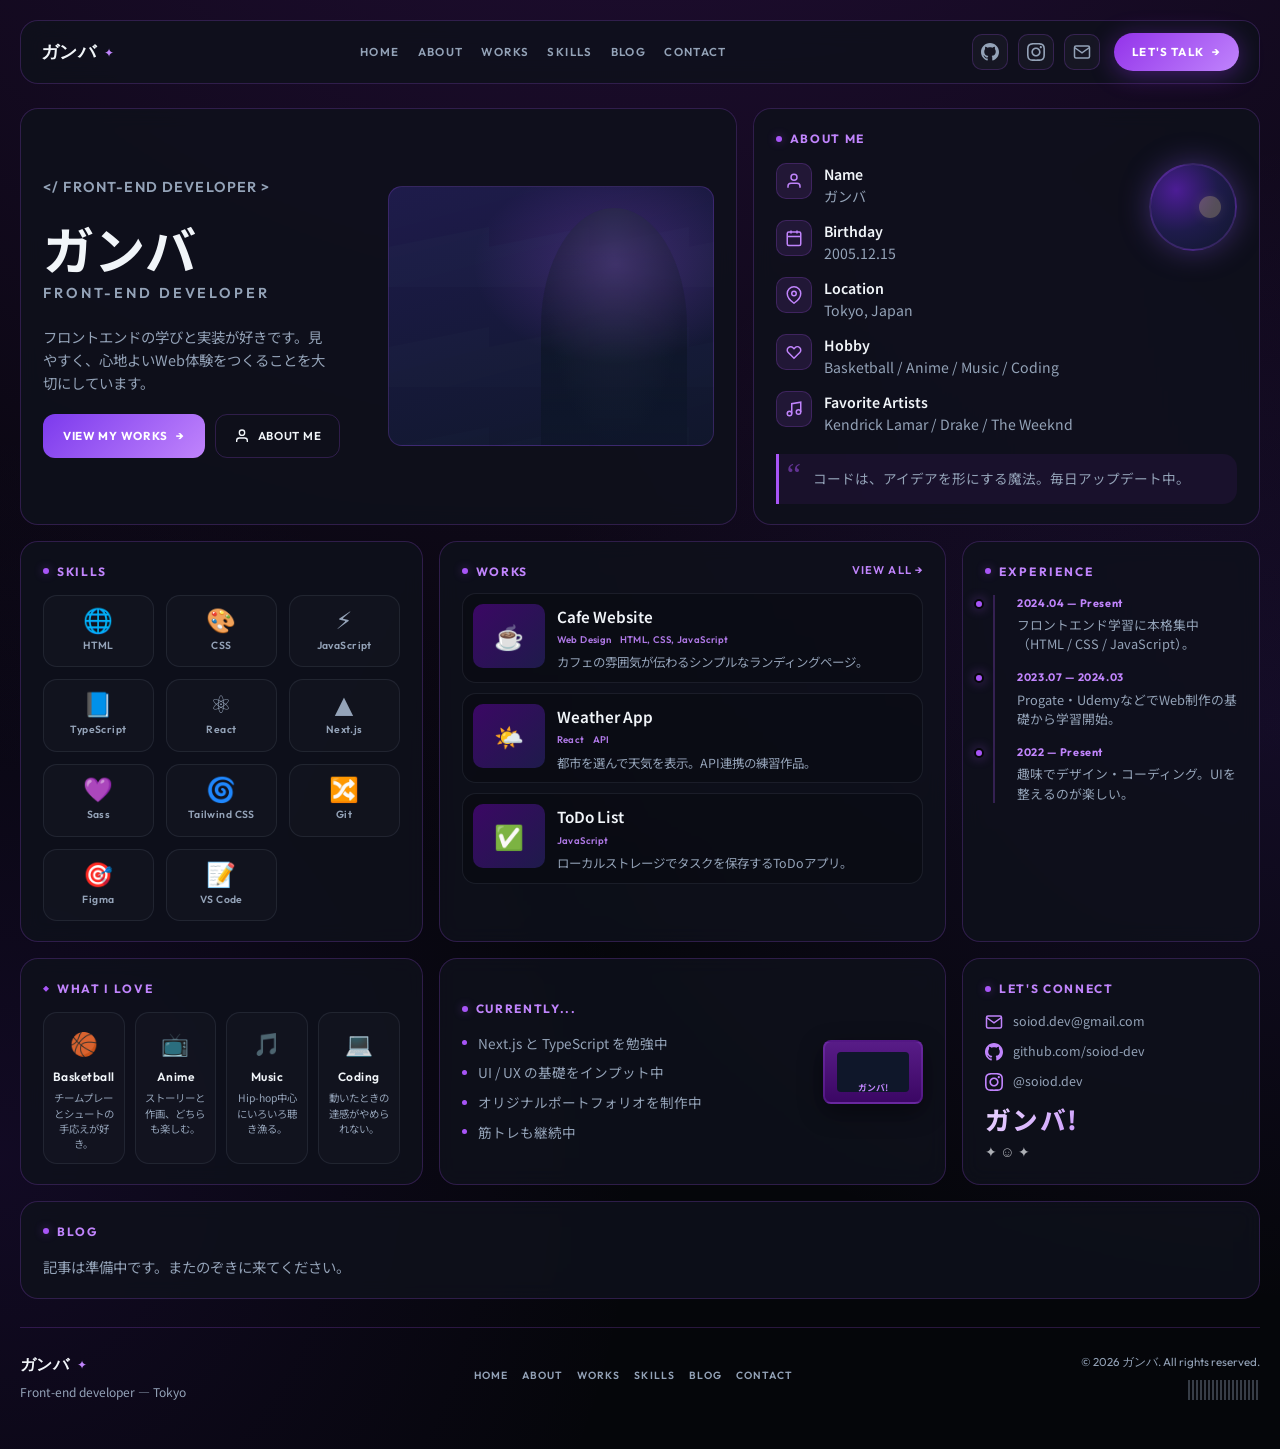
<file: index.html>
<!DOCTYPE html>
<html lang="ja">
<head>
  <meta charset="UTF-8" />
  <meta name="viewport" content="width=device-width, initial-scale=1.0" />
  <meta name="description" content="ガンバ — Front-end developer portfolio" />
  <title>ガンバ | Front-End Developer</title>
  <link rel="preconnect" href="https://fonts.googleapis.com" />
  <link rel="preconnect" href="https://fonts.gstatic.com" crossorigin />
  <link href="https://fonts.googleapis.com/css2?family=Noto+Sans+JP:wght@400;500;600;700&family=Outfit:wght@400;500;600;700&display=swap" rel="stylesheet" />
  <style>
    :root {
      --bg-deep: #05060a;
      --bg-card: rgba(15, 17, 28, 0.85);
      --border: rgba(168, 85, 247, 0.22);
      --text: #f1f5f9;
      --muted: #94a3b8;
      --accent: #c084fc;
      --accent-strong: #a855f7;
      --accent-dim: rgba(168, 85, 247, 0.12);
      --glow: rgba(168, 85, 247, 0.45);
      --radius: 14px;
      --radius-lg: 18px;
      --font-en: "Outfit", system-ui, sans-serif;
      --font-jp: "Noto Sans JP", "Outfit", sans-serif;
    }

    *,
    *::before,
    *::after {
      box-sizing: border-box;
      margin: 0;
      padding: 0;
    }

    html {
      scroll-behavior: smooth;
    }

    body {
      min-height: 100vh;
      background: var(--bg-deep);
      background-image:
        radial-gradient(ellipse 120% 80% at 50% -20%, rgba(88, 28, 135, 0.35), transparent),
        radial-gradient(ellipse 60% 40% at 100% 50%, rgba(124, 58, 237, 0.12), transparent),
        radial-gradient(ellipse 50% 50% at 0% 80%, rgba(91, 33, 182, 0.15), transparent);
      color: var(--text);
      font-family: var(--font-jp);
      font-size: 15px;
      line-height: 1.6;
      -webkit-font-smoothing: antialiased;
    }

    a {
      color: inherit;
      text-decoration: none;
    }

    .wrap {
      max-width: 1280px;
      margin: 0 auto;
      padding: 20px 20px 48px;
    }

    /* Nav */
    .nav {
      display: flex;
      align-items: center;
      justify-content: space-between;
      gap: 16px;
      flex-wrap: wrap;
      padding: 12px 20px;
      margin-bottom: 24px;
      border: 1px solid var(--border);
      border-radius: var(--radius-lg);
      background: var(--bg-card);
      backdrop-filter: blur(12px);
    }

    .logo {
      display: flex;
      align-items: center;
      gap: 8px;
      font-family: var(--font-en);
      font-weight: 700;
      font-size: 1.15rem;
      letter-spacing: 0.02em;
    }

    .logo-star {
      color: var(--accent);
      font-size: 0.75rem;
    }

    .nav-links {
      display: flex;
      flex-wrap: wrap;
      gap: 6px 18px;
      justify-content: center;
      list-style: none;
      font-family: var(--font-en);
      font-size: 0.72rem;
      font-weight: 600;
      letter-spacing: 0.12em;
    }

    .nav-links a {
      color: var(--muted);
      transition: color 0.2s;
    }

    .nav-links a:hover {
      color: var(--accent);
    }

    .nav-right {
      display: flex;
      align-items: center;
      gap: 14px;
    }

    .social-row {
      display: flex;
      gap: 10px;
    }

    .icon-btn {
      display: grid;
      place-items: center;
      width: 36px;
      height: 36px;
      border-radius: 10px;
      border: 1px solid var(--border);
      background: rgba(255, 255, 255, 0.03);
      color: var(--muted);
      transition: color 0.2s, border-color 0.2s, box-shadow 0.2s;
    }

    .icon-btn:hover {
      color: var(--accent);
      border-color: rgba(168, 85, 247, 0.45);
      box-shadow: 0 0 20px var(--accent-dim);
    }

    .icon-btn svg {
      width: 18px;
      height: 18px;
    }

    .btn-cta {
      display: inline-flex;
      align-items: center;
      gap: 8px;
      padding: 10px 18px;
      border-radius: 999px;
      font-family: var(--font-en);
      font-size: 0.72rem;
      font-weight: 700;
      letter-spacing: 0.1em;
      background: linear-gradient(135deg, #9333ea, #c084fc);
      color: #fff;
      border: none;
      cursor: pointer;
      box-shadow: 0 4px 24px rgba(147, 51, 234, 0.4);
      transition: transform 0.15s, box-shadow 0.2s;
    }

    .btn-cta:hover {
      transform: translateY(-1px);
      box-shadow: 0 6px 28px rgba(147, 51, 234, 0.5);
    }

    /* Bento grid */
    .bento {
      display: grid;
      gap: 16px;
      grid-template-columns: repeat(12, 1fr);
      grid-auto-rows: minmax(72px, auto);
    }

    .card {
      border: 1px solid var(--border);
      border-radius: var(--radius-lg);
      background: var(--bg-card);
      backdrop-filter: blur(10px);
      padding: 20px 22px;
      position: relative;
      overflow: hidden;
    }

    .card::before {
      content: "";
      position: absolute;
      inset: -1px;
      border-radius: inherit;
      pointer-events: none;
      opacity: 0;
      transition: opacity 0.25s;
      background: radial-gradient(600px circle at var(--mx, 50%) var(--my, 50%), rgba(168, 85, 247, 0.08), transparent 40%);
    }

    .card:hover::before {
      opacity: 1;
    }

    .section-title {
      display: flex;
      align-items: center;
      gap: 8px;
      font-family: var(--font-en);
      font-size: 0.75rem;
      font-weight: 700;
      letter-spacing: 0.14em;
      color: var(--accent);
      margin-bottom: 14px;
    }

    .section-title .dot {
      width: 6px;
      height: 6px;
      border-radius: 50%;
      background: var(--accent-strong);
      box-shadow: 0 0 10px var(--glow);
    }

    /* Hero */
    .hero {
      grid-column: span 7;
      grid-row: span 4;
      display: grid;
      grid-template-columns: 1fr 1fr;
      gap: 20px;
      align-items: center;
      min-height: 320px;
    }

    .hero-tag {
      display: inline-block;
      font-family: var(--font-en);
      font-size: 0.7rem;
      font-weight: 600;
      letter-spacing: 0.08em;
      color: var(--accent);
      margin-bottom: 10px;
    }

    .hero h1 {
      font-size: clamp(2.2rem, 4vw, 3.2rem);
      font-weight: 700;
      line-height: 1.1;
      margin-bottom: 6px;
    }

    .hero-sub {
      font-family: var(--font-en);
      font-size: 0.85rem;
      font-weight: 600;
      letter-spacing: 0.2em;
      color: var(--muted);
      margin-bottom: 14px;
    }

    .hero p {
      color: var(--muted);
      font-size: 0.9rem;
      margin-bottom: 20px;
      max-width: 36ch;
    }

    .hero-actions {
      display: flex;
      flex-wrap: wrap;
      gap: 10px;
    }

    .btn-primary {
      display: inline-flex;
      align-items: center;
      gap: 8px;
      padding: 12px 20px;
      border-radius: 12px;
      font-family: var(--font-en);
      font-size: 0.72rem;
      font-weight: 700;
      letter-spacing: 0.06em;
      background: linear-gradient(135deg, #7c3aed, #c084fc);
      color: #fff;
      border: none;
      cursor: pointer;
      transition: transform 0.15s;
    }

    .btn-primary:hover {
      transform: translateY(-1px);
    }

    .btn-outline {
      display: inline-flex;
      align-items: center;
      gap: 8px;
      padding: 12px 18px;
      border-radius: 12px;
      font-family: var(--font-en);
      font-size: 0.72rem;
      font-weight: 600;
      letter-spacing: 0.06em;
      border: 1px solid var(--border);
      background: transparent;
      color: var(--text);
      cursor: pointer;
      transition: border-color 0.2s, color 0.2s;
    }

    .btn-outline:hover {
      border-color: var(--accent-strong);
      color: var(--accent);
    }

    .hero-visual {
      position: relative;
      border-radius: var(--radius);
      min-height: 260px;
      background:
        linear-gradient(165deg, rgba(30, 27, 75, 0.9) 0%, rgba(15, 23, 42, 0.95) 100%),
        url("data:image/svg+xml,%3Csvg xmlns='http://www.w3.org/2000/svg' width='100' height='100' viewBox='0 0 100 100'%3E%3Crect fill='%231e1b4b' width='100' height='100'/%3E%3Cpath fill='%23334169' d='M0 60 L100 40 L100 100 L0 100 Z'/%3E%3C/svg%3E");
      border: 1px solid var(--border);
      overflow: hidden;
    }

    .hero-visual::after {
      content: "";
      position: absolute;
      inset: 0;
      background: radial-gradient(ellipse 80% 70% at 70% 30%, rgba(168, 85, 247, 0.25), transparent 55%);
      pointer-events: none;
    }

    .hero-silhouette {
      position: absolute;
      bottom: 0;
      right: 8%;
      width: 45%;
      max-width: 180px;
      height: 92%;
      background: linear-gradient(180deg, transparent 15%, rgba(15, 23, 42, 0.3) 100%),
        radial-gradient(ellipse at 50% 20%, #1e293b 0%, #0f172a 70%);
      border-radius: 50% 50% 0 0;
      opacity: 0.85;
    }

    /* About */
    .about {
      grid-column: span 5;
      grid-row: span 4;
    }

    .about-inner {
      display: grid;
      grid-template-columns: 1fr auto;
      gap: 16px;
      align-items: start;
    }

    .about-list {
      list-style: none;
      display: flex;
      flex-direction: column;
      gap: 12px;
    }

    .about-list li {
      display: flex;
      gap: 12px;
      align-items: flex-start;
      font-size: 0.88rem;
      color: var(--muted);
    }

    .about-list strong {
      color: var(--text);
      font-weight: 600;
    }

    .about-icon {
      flex-shrink: 0;
      width: 36px;
      height: 36px;
      border-radius: 10px;
      background: var(--accent-dim);
      border: 1px solid var(--border);
      display: grid;
      place-items: center;
      color: var(--accent);
    }

    .about-icon svg {
      width: 18px;
      height: 18px;
    }

    .about-moon {
      position: relative;
      width: 88px;
      height: 88px;
      border-radius: 50%;
      background: radial-gradient(circle at 30% 30%, #4c1d95, #1e1b4b 50%, #0f172a);
      border: 2px solid var(--border);
      box-shadow: 0 0 30px rgba(139, 92, 246, 0.35);
      flex-shrink: 0;
    }

    .about-moon::after {
      content: "";
      position: absolute;
      width: 22px;
      height: 22px;
      border-radius: 50%;
      background: #fde68a;
      opacity: 0.25;
      right: 14px;
      top: 50%;
      transform: translateY(-50%);
      box-shadow: 0 0 12px rgba(253, 230, 138, 0.4);
    }

    blockquote.quote {
      margin-top: 18px;
      padding: 14px 16px 14px 20px;
      border-left: 3px solid var(--accent-strong);
      background: rgba(88, 28, 135, 0.15);
      border-radius: 0 var(--radius) var(--radius) 0;
      font-size: 0.85rem;
      color: var(--muted);
      position: relative;
    }

    blockquote.quote::before {
      content: "“";
      position: absolute;
      left: 8px;
      top: 4px;
      font-size: 2rem;
      font-family: Georgia, serif;
      color: var(--accent-strong);
      opacity: 0.5;
      line-height: 1;
    }

    blockquote.quote p {
      padding-left: 14px;
    }

    /* Skills */
    .skills {
      grid-column: span 4;
      grid-row: span 3;
    }

    .skill-grid {
      display: grid;
      grid-template-columns: repeat(3, 1fr);
      gap: 12px;
    }

    .skill-item {
      display: flex;
      flex-direction: column;
      align-items: center;
      gap: 6px;
      padding: 12px 8px;
      border-radius: var(--radius);
      background: rgba(255, 255, 255, 0.02);
      border: 1px solid rgba(148, 163, 184, 0.12);
      font-family: var(--font-en);
      font-size: 0.65rem;
      font-weight: 600;
      letter-spacing: 0.04em;
      color: var(--muted);
      transition: border-color 0.2s, color 0.2s;
    }

    .skill-item:hover {
      border-color: var(--border);
      color: var(--text);
    }

    .skill-item .emoji {
      font-size: 1.5rem;
      line-height: 1;
    }

    /* Works */
    .works {
      grid-column: span 5;
      grid-row: span 3;
    }

    .works-head {
      display: flex;
      justify-content: space-between;
      align-items: center;
      margin-bottom: 12px;
    }

    .works-head .section-title {
      margin-bottom: 0;
    }

    .link-all {
      font-family: var(--font-en);
      font-size: 0.7rem;
      font-weight: 600;
      letter-spacing: 0.1em;
      color: var(--accent);
    }

    .link-all:hover {
      text-decoration: underline;
    }

    .work-cards {
      display: flex;
      flex-direction: column;
      gap: 10px;
    }

    .work-card {
      display: grid;
      grid-template-columns: 72px 1fr;
      gap: 12px;
      padding: 10px;
      border-radius: var(--radius);
      border: 1px solid rgba(148, 163, 184, 0.12);
      background: rgba(0, 0, 0, 0.2);
      transition: border-color 0.2s;
    }

    .work-card:hover {
      border-color: var(--border);
    }

    .work-thumb {
      border-radius: 10px;
      height: 64px;
      background: linear-gradient(135deg, #3b0764, #1e1b4b);
      display: grid;
      place-items: center;
      font-size: 1.5rem;
    }

    .work-card h3 {
      font-size: 0.95rem;
      font-weight: 600;
      margin-bottom: 4px;
    }

    .work-tags {
      display: flex;
      flex-wrap: wrap;
      gap: 4px 8px;
      margin-bottom: 6px;
    }

    .work-tags span {
      font-family: var(--font-en);
      font-size: 0.6rem;
      font-weight: 600;
      letter-spacing: 0.04em;
      color: var(--accent);
      opacity: 0.9;
    }

    .work-card p {
      font-size: 0.78rem;
      color: var(--muted);
      line-height: 1.5;
    }

    /* Experience */
    .experience {
      grid-column: span 3;
      grid-row: span 3;
    }

    .experience .section-title {
      letter-spacing: 0.18em;
    }

    .timeline {
      list-style: none;
      padding-left: 4px;
      border-left: 2px solid rgba(168, 85, 247, 0.25);
      margin-left: 8px;
    }

    .timeline li {
      position: relative;
      padding-left: 18px;
      margin-bottom: 16px;
    }

    .timeline li::before {
      content: "";
      position: absolute;
      left: -25px;
      top: 4px;
      width: 10px;
      height: 10px;
      border-radius: 50%;
      background: var(--accent-strong);
      box-shadow: 0 0 12px var(--glow);
      border: 2px solid var(--bg-deep);
    }

    .timeline .period {
      font-family: var(--font-en);
      font-size: 0.68rem;
      font-weight: 700;
      letter-spacing: 0.06em;
      color: var(--accent);
      margin-bottom: 4px;
    }

    .timeline p {
      font-size: 0.8rem;
      color: var(--muted);
      line-height: 1.5;
    }

    /* What I love */
    .love {
      grid-column: span 4;
      grid-row: span 2;
    }

    .love .section-title .dot {
      clip-path: polygon(50% 0%, 100% 50%, 50% 100%, 0% 50%);
      border-radius: 0;
    }

    .love-grid {
      display: grid;
      grid-template-columns: repeat(4, 1fr);
      gap: 10px;
    }

    .love-item {
      text-align: center;
      padding: 12px 8px;
      border-radius: var(--radius);
      border: 1px solid rgba(148, 163, 184, 0.12);
      background: rgba(255, 255, 255, 0.02);
    }

    .love-item .icon {
      font-size: 1.4rem;
      margin-bottom: 6px;
      opacity: 0.9;
    }

    .love-item h3 {
      font-size: 0.75rem;
      font-weight: 600;
      margin-bottom: 4px;
      font-family: var(--font-en);
      letter-spacing: 0.04em;
    }

    .love-item p {
      font-size: 0.65rem;
      color: var(--muted);
      line-height: 1.45;
    }

    /* Currently */
    .currently {
      grid-column: span 5;
      grid-row: span 2;
      display: grid;
      grid-template-columns: 1fr auto;
      gap: 16px;
      align-items: center;
    }

    .currently ul {
      list-style: none;
      display: flex;
      flex-direction: column;
      gap: 8px;
    }

    .currently li {
      font-size: 0.85rem;
      color: var(--muted);
      padding-left: 16px;
      position: relative;
    }

    .currently li::before {
      content: "";
      position: absolute;
      left: 0;
      top: 0.55em;
      width: 5px;
      height: 5px;
      border-radius: 50%;
      background: var(--accent-strong);
    }

    .cassette {
      width: 100px;
      height: 64px;
      border-radius: 8px;
      background: linear-gradient(180deg, #581c87, #3b0764);
      border: 2px solid var(--border);
      position: relative;
      box-shadow: 0 8px 24px rgba(0, 0, 0, 0.4);
      flex-shrink: 0;
    }

    .cassette::before {
      content: "";
      position: absolute;
      inset: 10px 12px;
      background: #0f172a;
      border-radius: 4px;
    }

    .cassette::after {
      content: "ガンバ!";
      position: absolute;
      bottom: 6px;
      left: 50%;
      transform: translateX(-50%);
      font-size: 0.55rem;
      font-weight: 700;
      color: var(--accent);
      white-space: nowrap;
    }

    /* Connect */
    .connect {
      grid-column: span 3;
      grid-row: span 2;
    }

    .connect-list {
      list-style: none;
      display: flex;
      flex-direction: column;
      gap: 10px;
      margin-bottom: 12px;
    }

    .connect-list a {
      display: flex;
      align-items: center;
      gap: 10px;
      font-size: 0.78rem;
      color: var(--muted);
      word-break: break-all;
      transition: color 0.2s;
    }

    .connect-list a:hover {
      color: var(--accent);
    }

    .connect-list svg {
      flex-shrink: 0;
      width: 18px;
      height: 18px;
      color: var(--accent);
    }

    .connect-art {
      font-size: 1.6rem;
      font-weight: 800;
      background: linear-gradient(135deg, #e9d5ff, #a855f7);
      -webkit-background-clip: text;
      background-clip: text;
      color: transparent;
      font-family: var(--font-jp);
      letter-spacing: 0.05em;
      line-height: 1.2;
    }

    .connect-doodle {
      font-size: 0.9rem;
      opacity: 0.7;
      margin-top: 4px;
    }

    /* Footer */
    footer {
      margin-top: 28px;
      padding-top: 24px;
      border-top: 1px solid var(--border);
      display: flex;
      flex-wrap: wrap;
      gap: 20px;
      align-items: center;
      justify-content: space-between;
    }

    footer .logo {
      font-size: 1rem;
    }

    footer .tagline {
      font-size: 0.75rem;
      color: var(--muted);
      margin-top: 4px;
    }

    footer .foot-nav {
      display: flex;
      flex-wrap: wrap;
      gap: 14px;
      list-style: none;
      font-family: var(--font-en);
      font-size: 0.65rem;
      font-weight: 600;
      letter-spacing: 0.1em;
      color: var(--muted);
    }

    footer .foot-nav a:hover {
      color: var(--accent);
    }

    .foot-right {
      text-align: right;
    }

    footer .copy {
      font-size: 0.72rem;
      color: var(--muted);
      font-family: var(--font-en);
    }

    .barcode {
      margin-top: 8px;
      height: 20px;
      width: 72px;
      background: repeating-linear-gradient(
        90deg,
        var(--muted) 0 2px,
        transparent 2px 4px
      );
      opacity: 0.35;
      margin-left: auto;
    }

    .card-full {
      grid-column: 1 / -1;
    }

    /* Responsive */
    @media (max-width: 1024px) {
      .hero {
        grid-column: span 12;
        grid-row: span auto;
      }

      .about {
        grid-column: span 12;
        grid-row: span auto;
      }

      .skills {
        grid-column: span 6;
      }

      .works {
        grid-column: span 6;
      }

      .experience {
        grid-column: span 12;
      }

      .love {
        grid-column: span 12;
      }

      .love-grid {
        grid-template-columns: repeat(2, 1fr);
      }

      .currently {
        grid-column: span 12;
      }

      .connect {
        grid-column: span 12;
      }
    }

    @media (max-width: 768px) {
      .nav-links {
        width: 100%;
        order: 3;
        justify-content: flex-start;
      }

      .hero {
        grid-template-columns: 1fr;
      }

      .hero-visual {
        min-height: 200px;
        order: -1;
      }

      .skills,
      .works {
        grid-column: span 12;
      }

      .skill-grid {
        grid-template-columns: repeat(2, 1fr);
      }

      .about-inner {
        grid-template-columns: 1fr;
      }

      .about-moon {
        justify-self: start;
      }

      .currently {
        grid-template-columns: 1fr;
      }

      .foot-right {
        text-align: left;
        width: 100%;
      }

      .barcode {
        margin-left: 0;
      }
    }
  </style>
</head>
<body>
  <div class="wrap">
    <header class="nav">
      <a href="#home" class="logo" id="home">
        ガンバ <span class="logo-star">✦</span>
      </a>
      <ul class="nav-links">
        <li><a href="#home">HOME</a></li>
        <li><a href="#about">ABOUT</a></li>
        <li><a href="#works">WORKS</a></li>
        <li><a href="#skills">SKILLS</a></li>
        <li><a href="#blog">BLOG</a></li>
        <li><a href="#contact">CONTACT</a></li>
      </ul>
      <div class="nav-right">
        <div class="social-row">
          <a class="icon-btn" href="https://github.com/soiod-dev" aria-label="GitHub" target="_blank" rel="noopener noreferrer">
            <svg viewBox="0 0 24 24" fill="currentColor"><path d="M12 0c-6.626 0-12 5.373-12 12 0 5.302 3.438 9.8 8.207 11.387.599.111.793-.261.793-.577v-2.234c-3.338.726-4.033-1.416-4.033-1.416-.546-1.387-1.333-1.756-1.333-1.756-1.089-.745.083-.729.083-.729 1.205.084 1.839 1.237 1.839 1.237 1.07 1.834 2.807 1.304 3.492.997.107-.775.418-1.305.762-1.604-2.665-.305-5.467-1.334-5.467-5.931 0-1.311.469-2.381 1.236-3.221-.124-.303-.535-1.524.117-3.176 0 0 1.008-.322 3.301 1.23.957-.266 1.983-.399 3.003-.404 1.02.005 2.047.138 3.006.404 2.291-1.552 3.297-1.23 3.297-1.23.653 1.653.242 2.874.118 3.176.77.84 1.235 1.911 1.235 3.221 0 4.609-2.807 5.624-5.479 5.921.43.372.823 1.102.823 2.222v3.293c0 .319.192.694.801.576 4.765-1.589 8.199-6.086 8.199-11.386 0-6.627-5.373-12-12-12z"/></svg>
          </a>
          <a class="icon-btn" href="https://instagram.com/soiod.dev" aria-label="Instagram" target="_blank" rel="noopener noreferrer">
            <svg viewBox="0 0 24 24" fill="currentColor"><path d="M12 2.163c3.204 0 3.584.012 4.85.07 3.252.148 4.771 1.691 4.919 4.919.058 1.265.069 1.645.069 4.849 0 3.205-.012 3.584-.069 4.849-.149 3.225-1.664 4.771-4.919 4.919-1.266.058-1.644.07-4.85.07-3.204 0-3.584-.012-4.849-.07-3.26-.149-4.771-1.699-4.919-4.92-.058-1.265-.07-1.644-.07-4.849 0-3.204.013-3.583.07-4.849.149-3.227 1.664-4.771 4.919-4.919 1.266-.057 1.645-.069 4.849-.069zm0-2.163c-3.259 0-3.667.014-4.947.072-4.358.2-6.78 2.618-6.98 6.98-.059 1.281-.073 1.689-.073 4.948 0 3.259.014 3.668.072 4.948.2 4.358 2.618 6.78 6.98 6.98 1.281.058 1.689.072 4.948.072 3.259 0 3.668-.014 4.948-.072 4.354-.2 6.782-2.618 6.979-6.98.059-1.28.073-1.689.073-4.948 0-3.259-.014-3.667-.072-4.947-.196-4.354-2.617-6.78-6.979-6.98-1.281-.059-1.69-.073-4.949-.073zm0 5.838c-3.403 0-6.162 2.759-6.162 6.162s2.759 6.163 6.162 6.163 6.162-2.759 6.162-6.163c0-3.403-2.759-6.162-6.162-6.162zm0 10.162c-2.209 0-4-1.79-4-4 0-2.209 1.791-4 4-4s4 1.791 4 4c0 2.21-1.791 4-4 4zm6.406-11.845c-.796 0-1.441.645-1.441 1.44s.645 1.44 1.441 1.44c.795 0 1.439-.645 1.439-1.44s-.644-1.44-1.439-1.44z"/></svg>
          </a>
          <a class="icon-btn" href="mailto:soiod.dev@gmail.com" aria-label="Email">
            <svg viewBox="0 0 24 24" fill="none" stroke="currentColor" stroke-width="2"><path d="M4 4h16c1.1 0 2 .9 2 2v12c0 1.1-.9 2-2 2H4c-1.1 0-2-.9-2-2V6c0-1.1.9-2 2-2z"/><polyline points="22,6 12,13 2,6"/></svg>
          </a>
        </div>
        <a href="#contact" class="btn-cta">LET'S TALK <span aria-hidden="true">→</span></a>
      </div>
    </header>

    <main class="bento">
      <section class="card hero" aria-labelledby="hero-title">
        <div>
          <p class="hero-tag">&lt;/ FRONT-END DEVELOPER &gt;</p>
          <h1 id="hero-title">ガンバ</h1>
          <p class="hero-sub">FRONT-END DEVELOPER</p>
          <p>フロントエンドの学びと実装が好きです。見やすく、心地よいWeb体験をつくることを大切にしています。</p>
          <div class="hero-actions">
            <a href="#works" class="btn-primary">VIEW MY WORKS <span aria-hidden="true">→</span></a>
            <a href="#about" class="btn-outline">
              <svg width="16" height="16" viewBox="0 0 24 24" fill="none" stroke="currentColor" stroke-width="2"><path d="M20 21v-2a4 4 0 0 0-4-4H8a4 4 0 0 0-4 4v2"/><circle cx="12" cy="7" r="4"/></svg>
              ABOUT ME
            </a>
          </div>
        </div>
        <div class="hero-visual" role="img" aria-label="City night atmosphere">
          <div class="hero-silhouette" aria-hidden="true"></div>
        </div>
      </section>

      <section class="card about" id="about">
        <h2 class="section-title"><span class="dot" aria-hidden="true"></span> ABOUT ME</h2>
        <div class="about-inner">
          <ul class="about-list">
            <li>
              <span class="about-icon" aria-hidden="true">
                <svg viewBox="0 0 24 24" fill="none" stroke="currentColor" stroke-width="2"><path d="M20 21v-2a4 4 0 0 0-4-4H8a4 4 0 0 0-4 4v2"/><circle cx="12" cy="7" r="4"/></svg>
              </span>
              <div><strong>Name</strong><br />ガンバ</div>
            </li>
            <li>
              <span class="about-icon" aria-hidden="true">
                <svg viewBox="0 0 24 24" fill="none" stroke="currentColor" stroke-width="2"><rect x="3" y="4" width="18" height="18" rx="2"/><line x1="16" y1="2" x2="16" y2="6"/><line x1="8" y1="2" x2="8" y2="6"/><line x1="3" y1="10" x2="21" y2="10"/></svg>
              </span>
              <div><strong>Birthday</strong><br />2005.12.15</div>
            </li>
            <li>
              <span class="about-icon" aria-hidden="true">
                <svg viewBox="0 0 24 24" fill="none" stroke="currentColor" stroke-width="2"><path d="M21 10c0 7-9 13-9 13s-9-6-9-13a9 9 0 0 1 18 0z"/><circle cx="12" cy="10" r="3"/></svg>
              </span>
              <div><strong>Location</strong><br />Tokyo, Japan</div>
            </li>
            <li>
              <span class="about-icon" aria-hidden="true">
                <svg viewBox="0 0 24 24" fill="none" stroke="currentColor" stroke-width="2"><path d="M4.318 6.318a4.5 4.5 0 000 6.364L12 20.364l7.682-7.682a4.5 4.5 0 00-6.364-6.364L12 7.636l-1.318-1.318a4.5 4.5 0 00-6.364 0z"/></svg>
              </span>
              <div><strong>Hobby</strong><br />Basketball / Anime / Music / Coding</div>
            </li>
            <li>
              <span class="about-icon" aria-hidden="true">
                <svg viewBox="0 0 24 24" fill="none" stroke="currentColor" stroke-width="2"><path d="M9 18V5l12-2v13"/><circle cx="6" cy="18" r="3"/><circle cx="18" cy="16" r="3"/></svg>
              </span>
              <div><strong>Favorite Artists</strong><br />Kendrick Lamar / Drake / The Weeknd</div>
            </li>
          </ul>
          <div class="about-moon" aria-hidden="true"></div>
        </div>
        <blockquote class="quote">
          <p>コードは、アイデアを形にする魔法。毎日アップデート中。</p>
        </blockquote>
      </section>

      <section class="card skills" id="skills">
        <h2 class="section-title"><span class="dot" aria-hidden="true"></span> SKILLS</h2>
        <div class="skill-grid">
          <div class="skill-item"><span class="emoji" aria-hidden="true">🌐</span>HTML</div>
          <div class="skill-item"><span class="emoji" aria-hidden="true">🎨</span>CSS</div>
          <div class="skill-item"><span class="emoji" aria-hidden="true">⚡</span>JavaScript</div>
          <div class="skill-item"><span class="emoji" aria-hidden="true">📘</span>TypeScript</div>
          <div class="skill-item"><span class="emoji" aria-hidden="true">⚛️</span>React</div>
          <div class="skill-item"><span class="emoji" aria-hidden="true">▲</span>Next.js</div>
          <div class="skill-item"><span class="emoji" aria-hidden="true">💜</span>Sass</div>
          <div class="skill-item"><span class="emoji" aria-hidden="true">🌀</span>Tailwind CSS</div>
          <div class="skill-item"><span class="emoji" aria-hidden="true">🔀</span>Git</div>
          <div class="skill-item"><span class="emoji" aria-hidden="true">🎯</span>Figma</div>
          <div class="skill-item"><span class="emoji" aria-hidden="true">📝</span>VS Code</div>
        </div>
      </section>

      <section class="card works" id="works">
        <div class="works-head">
          <h2 class="section-title"><span class="dot" aria-hidden="true"></span> WORKS</h2>
          <a class="link-all" href="#works">VIEW ALL →</a>
        </div>
        <div class="work-cards">
          <article class="work-card">
            <div class="work-thumb" aria-hidden="true">☕</div>
            <div>
              <h3>Cafe Website</h3>
              <div class="work-tags"><span>Web Design</span><span>HTML, CSS, JavaScript</span></div>
              <p>カフェの雰囲気が伝わるシンプルなランディングページ。</p>
            </div>
          </article>
          <article class="work-card">
            <div class="work-thumb" aria-hidden="true">🌤️</div>
            <div>
              <h3>Weather App</h3>
              <div class="work-tags"><span>React</span><span>API</span></div>
              <p>都市を選んで天気を表示。API連携の練習作品。</p>
            </div>
          </article>
          <article class="work-card">
            <div class="work-thumb" aria-hidden="true">✅</div>
            <div>
              <h3>ToDo List</h3>
              <div class="work-tags"><span>JavaScript</span></div>
              <p>ローカルストレージでタスクを保存するToDoアプリ。</p>
            </div>
          </article>
        </div>
      </section>

      <section class="card experience">
        <h2 class="section-title"><span class="dot" aria-hidden="true"></span> EXPERIENCE</h2>
        <ul class="timeline">
          <li>
            <p class="period">2024.04 — Present</p>
            <p>フロントエンド学習に本格集中（HTML / CSS / JavaScript）。</p>
          </li>
          <li>
            <p class="period">2023.07 — 2024.03</p>
            <p>Progate・UdemyなどでWeb制作の基礎から学習開始。</p>
          </li>
          <li>
            <p class="period">2022 — Present</p>
            <p>趣味でデザイン・コーディング。UIを整えるのが楽しい。</p>
          </li>
        </ul>
      </section>

      <section class="card love">
        <h2 class="section-title"><span class="dot" aria-hidden="true"></span> WHAT I LOVE</h2>
        <div class="love-grid">
          <div class="love-item">
            <div class="icon" aria-hidden="true">🏀</div>
            <h3>Basketball</h3>
            <p>チームプレーとシュートの手応えが好き。</p>
          </div>
          <div class="love-item">
            <div class="icon" aria-hidden="true">📺</div>
            <h3>Anime</h3>
            <p>ストーリーと作画、どちらも楽しむ。</p>
          </div>
          <div class="love-item">
            <div class="icon" aria-hidden="true">🎵</div>
            <h3>Music</h3>
            <p>Hip-hop中心にいろいろ聴き漁る。</p>
          </div>
          <div class="love-item">
            <div class="icon" aria-hidden="true">💻</div>
            <h3>Coding</h3>
            <p>動いたときの達感がやめられない。</p>
          </div>
        </div>
      </section>

      <section class="card currently">
        <div>
          <h2 class="section-title"><span class="dot" aria-hidden="true"></span> CURRENTLY...</h2>
          <ul>
            <li>Next.js と TypeScript を勉強中</li>
            <li>UI / UX の基礎をインプット中</li>
            <li>オリジナルポートフォリオを制作中</li>
            <li>筋トレも継続中</li>
          </ul>
        </div>
        <div class="cassette" role="presentation" aria-hidden="true"></div>
      </section>

      <section class="card connect" id="contact">
        <h2 class="section-title"><span class="dot" aria-hidden="true"></span> LET'S CONNECT</h2>
        <ul class="connect-list">
          <li>
            <a href="mailto:soiod.dev@gmail.com">
              <svg viewBox="0 0 24 24" fill="none" stroke="currentColor" stroke-width="2"><path d="M4 4h16c1.1 0 2 .9 2 2v12c0 1.1-.9 2-2 2H4c-1.1 0-2-.9-2-2V6c0-1.1.9-2 2-2z"/><polyline points="22,6 12,13 2,6"/></svg>
              soiod.dev@gmail.com
            </a>
          </li>
          <li>
            <a href="https://github.com/soiod-dev" target="_blank" rel="noopener noreferrer">
              <svg viewBox="0 0 24 24" fill="currentColor"><path d="M12 0c-6.626 0-12 5.373-12 12 0 5.302 3.438 9.8 8.207 11.387.599.111.793-.261.793-.577v-2.234c-3.338.726-4.033-1.416-4.033-1.416-.546-1.387-1.333-1.756-1.333-1.756-1.089-.745.083-.729.083-.729 1.205.084 1.839 1.237 1.839 1.237 1.07 1.834 2.807 1.304 3.492.997.107-.775.418-1.305.762-1.604-2.665-.305-5.467-1.334-5.467-5.931 0-1.311.469-2.381 1.236-3.221-.124-.303-.535-1.524.117-3.176 0 0 1.008-.322 3.301 1.23.957-.266 1.983-.399 3.003-.404 1.02.005 2.047.138 3.006.404 2.291-1.552 3.297-1.23 3.297-1.23.653 1.653.242 2.874.118 3.176.77.84 1.235 1.911 1.235 3.221 0 4.609-2.807 5.624-5.479 5.921.43.372.823 1.102.823 2.222v3.293c0 .319.192.694.801.576 4.765-1.589 8.199-6.086 8.199-11.386 0-6.627-5.373-12-12-12z"/></svg>
              github.com/soiod-dev
            </a>
          </li>
          <li>
            <a href="https://instagram.com/soiod.dev" target="_blank" rel="noopener noreferrer">
              <svg viewBox="0 0 24 24" fill="currentColor"><path d="M12 2.163c3.204 0 3.584.012 4.85.07 3.252.148 4.771 1.691 4.919 4.919.058 1.265.069 1.645.069 4.849 0 3.205-.012 3.584-.069 4.849-.149 3.225-1.664 4.771-4.919 4.919-1.266.058-1.644.07-4.85.07-3.204 0-3.584-.012-4.849-.07-3.26-.149-4.771-1.699-4.919-4.92-.058-1.265-.07-1.644-.07-4.849 0-3.204.013-3.583.07-4.849.149-3.227 1.664-4.771 4.919-4.919 1.266-.057 1.645-.069 4.849-.069zm0-2.163c-3.259 0-3.667.014-4.947.072-4.358.2-6.78 2.618-6.98 6.98-.059 1.281-.073 1.689-.073 4.948 0 3.259.014 3.668.072 4.948.2 4.358 2.618 6.78 6.98 6.98 1.281.058 1.689.072 4.948.072 3.259 0 3.668-.014 4.948-.072 4.354-.2 6.782-2.618 6.979-6.98.059-1.28.073-1.689.073-4.948 0-3.259-.014-3.667-.072-4.947-.196-4.354-2.617-6.78-6.979-6.98-1.281-.059-1.69-.073-4.949-.073zm0 5.838c-3.403 0-6.162 2.759-6.162 6.162s2.759 6.163 6.162 6.163 6.162-2.759 6.162-6.163c0-3.403-2.759-6.162-6.162-6.162zm0 10.162c-2.209 0-4-1.79-4-4 0-2.209 1.791-4 4-4s4 1.791 4 4c0 2.21-1.791 4-4 4zm6.406-11.845c-.796 0-1.441.645-1.441 1.44s.645 1.44 1.441 1.44c.795 0 1.439-.645 1.439-1.44s-.644-1.44-1.439-1.44z"/></svg>
              @soiod.dev
            </a>
          </li>
        </ul>
        <p class="connect-art">ガンバ!</p>
        <p class="connect-doodle" aria-hidden="true">✦ ☺ ✦</p>
      </section>

      <section class="card card-full" id="blog">
        <h2 class="section-title"><span class="dot" aria-hidden="true"></span> BLOG</h2>
        <p style="color: var(--muted); font-size: 0.9rem;">記事は準備中です。またのぞきに来てください。</p>
      </section>
    </main>

    <footer>
      <div>
        <div class="logo">ガンバ <span class="logo-star">✦</span></div>
        <p class="tagline">Front-end developer — Tokyo</p>
      </div>
      <ul class="foot-nav">
        <li><a href="#home">HOME</a></li>
        <li><a href="#about">ABOUT</a></li>
        <li><a href="#works">WORKS</a></li>
        <li><a href="#skills">SKILLS</a></li>
        <li><a href="#blog">BLOG</a></li>
        <li><a href="#contact">CONTACT</a></li>
      </ul>
      <div class="foot-right">
        <p class="copy">© 2026 ガンバ. All rights reserved.</p>
        <div class="barcode" aria-hidden="true"></div>
      </div>
    </footer>
  </div>

  <script>
    document.querySelectorAll(".card").forEach(function (el) {
      el.addEventListener("mousemove", function (e) {
        var r = el.getBoundingClientRect();
        el.style.setProperty("--mx", (e.clientX - r.left) + "px");
        el.style.setProperty("--my", (e.clientY - r.top) + "px");
      });
    });
  </script>
</body>
</html>
</file>
